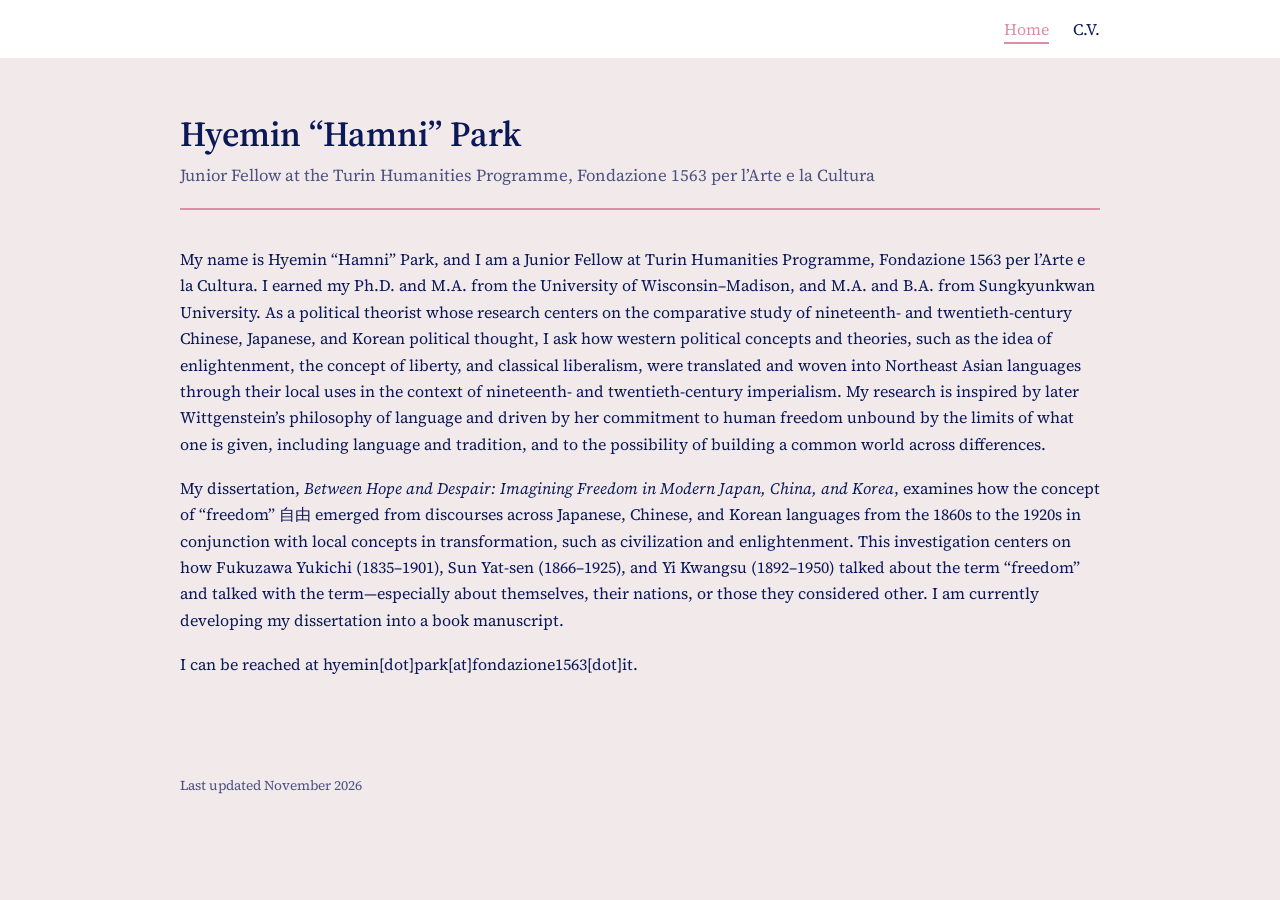
<file: index.html>
<!DOCTYPE html>
<html lang="en">
<head>
  <meta charset="utf-8">
  <meta name="viewport" content="width=device-width, initial-scale=1">
  <title>Hyemin “Hamni” Park</title>
  <meta name="description" content="Political theorist narrating 19-20C Japanese, Chinese, and Korean political thought">
  <link rel="preconnect" href="https://fonts.googleapis.com">
  <link rel="preconnect" href="https://fonts.gstatic.com" crossorigin>
  <link href="https://fonts.googleapis.com/css2?family=Source+Serif+4:ital,opsz,wght@0,8..60,400;0,8..60,600;1,8..60,400&display=swap" rel="stylesheet">
  <link rel="stylesheet" href="style.css">
</head>
<body>
  <nav class="site-nav">
    <div class="inner">
      <ul>
        <li><a href="index.html" aria-current="page">Home</a></li>
        <li><a href="cv.html">C.V.</a></li>
      </ul>
    </div>
  </nav>

  <main>
    <h1>Hyemin “Hamni” Park</h1>
    <p class="affil">
      Junior Fellow at the Turin Humanities Programme, Fondazione 1563 per l’Arte e la Cultura
    </p>

    <div class="profile">
      <div class="bio">
        <p>
My name is Hyemin “Hamni” Park, and I am a Junior Fellow at Turin Humanities Programme, Fondazione 1563 per l’Arte e la Cultura. 
I earned my Ph.D. and M.A. from the University of Wisconsin–Madison, and M.A. and B.A. from Sungkyunkwan University. As a political theorist whose research centers on the comparative study of nineteenth- and twentieth-century Chinese, Japanese, and Korean political thought, I ask how western political concepts and theories, such as the idea of enlightenment, the concept of liberty, and classical liberalism, were translated and woven into Northeast Asian languages through their local uses in the context of nineteenth- and twentieth-century imperialism. My research is inspired by later Wittgenstein’s philosophy of language and driven by her commitment to human freedom unbound by the limits of what one is given, including language and tradition, and to the possibility of building a common world across differences.
        </p>
        <p>
My dissertation, <em>Between Hope and Despair: Imagining Freedom in Modern Japan, China, and Korea</em>, examines how the concept of “freedom” 自由 emerged from discourses across Japanese, Chinese, and Korean languages from the 1860s to the 1920s in conjunction with local concepts in transformation, such as civilization and enlightenment. This investigation centers on how Fukuzawa Yukichi (1835–1901), Sun Yat-sen (1866–1925), and Yi Kwangsu (1892–1950) talked about the term “freedom” and talked with the term—especially about themselves, their nations, or those they considered other. I am currently developing my dissertation into a book manuscript.
        </p>
        <p>
          I can be reached at hyemin[dot]park[at]fondazione1563[dot]it.
        </p>
      </div>

      <!-- Photo loads from Google Drive. If it fails to load, it hides itself instead of showing a broken image. -->
      <img class="photo" src="https://lh3.googleusercontent.com/d/17HuYsrk5NtCyE2o3_3eqSpXmhO39Js_l" alt="Photo of Hyemin Park" referrerpolicy="no-referrer" onerror="this.remove()">
    </div>
  </main>

  <footer>Last updated November 2026</footer>
</body>
</html>
</file>
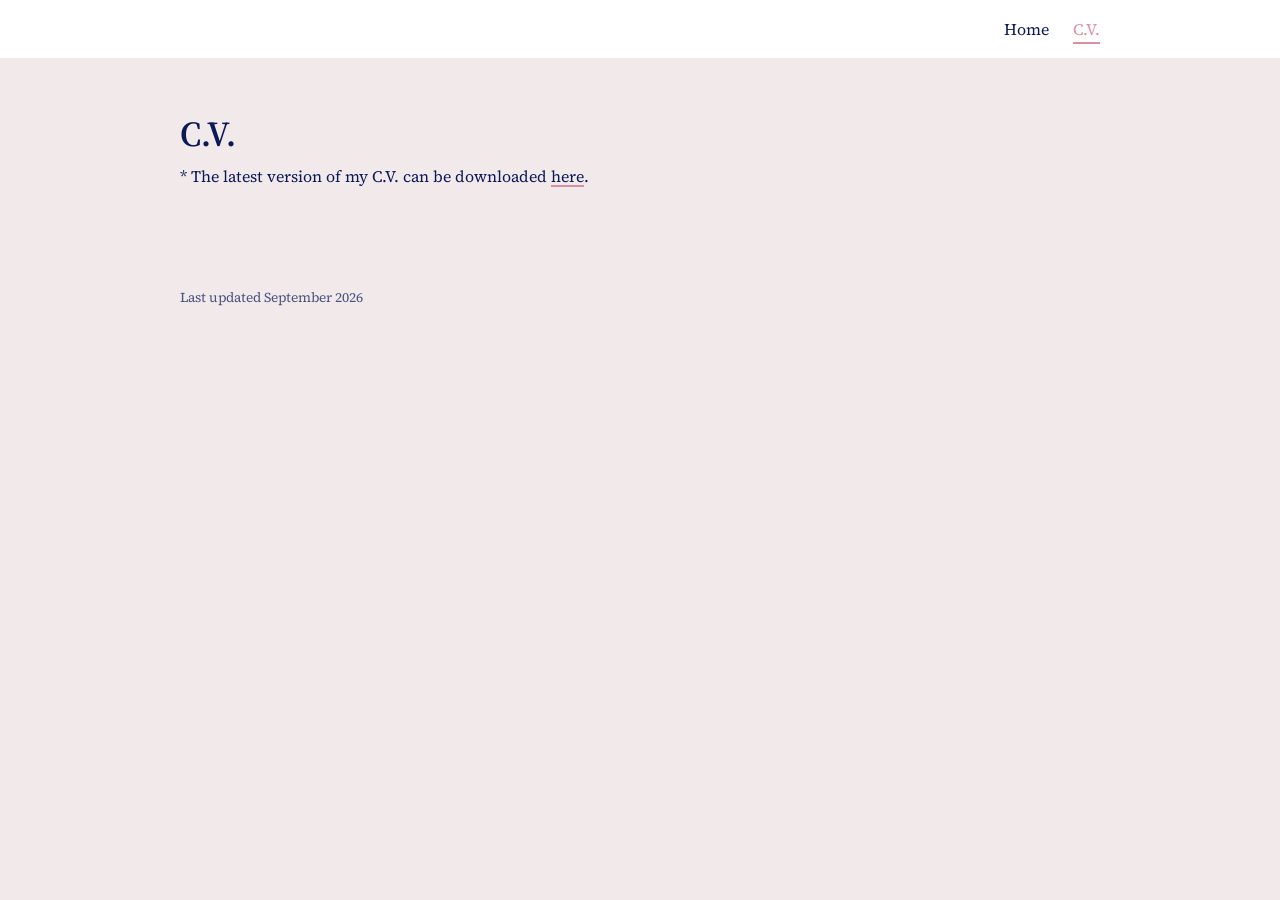
<file: cv.html>
<!DOCTYPE html>
<html lang="en">
<head>
  <meta charset="utf-8">
  <meta name="viewport" content="width=device-width, initial-scale=1">
  <title>C.V. | Hyemin “Hamni” Park</title>
  <meta name="description" content="Curriculum vitae of Hyemin “Hamni” Park">
  <link rel="preconnect" href="https://fonts.googleapis.com">
  <link rel="preconnect" href="https://fonts.gstatic.com" crossorigin>
  <link href="https://fonts.googleapis.com/css2?family=Source+Serif+4:ital,opsz,wght@0,8..60,400;0,8..60,600;1,8..60,400&display=swap" rel="stylesheet">
  <link rel="stylesheet" href="style.css">
</head>
<body>
  <nav class="site-nav">
    <div class="inner">
      <ul>
        <li><a href="index.html">Home</a></li>
        <li><a href="cv.html" aria-current="page">C.V.</a></li>
      </ul>
    </div>
  </nav>

  <main>
    <h1>C.V.</h1>

    <p>
      * The latest version of my C.V. can be downloaded <a href="https://drive.google.com/file/d/1Qe5HbEmIUlIY65CxOT6QqjClEIhuxfYr/view?usp=sharing">here</a>.
    </p>
  </main>

  <footer>Last updated September 2026</footer>
</body>
</html>
</file>
<file: style.css>
/* Color palette
   #F2E9EB  blush    (page background)
   #FFFFFF  white    (header bar)
   #0B1957  navy     (text, unselected header links)
   #DD8EA4  rose     (accent: current page in header, link underlines, dividers) */
:root {
  --blush: #F2E9EB;
  --white: #FFFFFF;
  --navy: #0B1957;
  --rose: #DD8EA4;

  --bg: var(--blush);
  --text: var(--navy);
  --muted: rgba(11, 25, 87, 0.72);
  --nav-bg: var(--white);
  --nav-text: var(--navy);
  --accent: var(--rose);
  --link: var(--navy);
  --link-hover-bg: rgba(221, 142, 164, 0.22);
}
/* Dark mode (for visitors whose devices are set to dark): same palette, flipped */
@media (prefers-color-scheme: dark) {
  :root {
    --bg: var(--navy);
    --text: var(--blush);
    --muted: rgba(242, 233, 235, 0.75);
    --nav-bg: #13246e;
    --nav-text: var(--blush);
    --link: var(--blush);
    --link-hover-bg: rgba(221, 142, 164, 0.25);
  }
}
* { box-sizing: border-box; }
body {
  margin: 0;
  background: var(--bg);
  color: var(--text);
  font-family: "Source Serif 4", Georgia, "Times New Roman", serif;
  font-size: 12pt;
  line-height: 1.65;
}
a {
  color: var(--link);
  text-decoration-color: var(--accent);
  text-decoration-thickness: 2px;
  text-underline-offset: 3px;
}
a:hover { background: var(--link-hover-bg); }
p { margin: 0 0 1.1rem; }

/* Top navigation bar */
.site-nav {
  background: var(--nav-bg);
}
.site-nav .inner {
  max-width: 60rem;
  margin: 0 auto;
  padding: 1rem 1.25rem;
  display: flex;
  justify-content: flex-end;
  align-items: baseline;
  flex-wrap: wrap;
  gap: 0.5rem 1.5rem;
}
.site-name {
  font-weight: 600;
  color: var(--nav-text);
  text-decoration: none;
}
.site-nav a:hover { background: none; }
.site-nav ul {
  list-style: none;
  margin: 0;
  padding: 0;
  display: flex;
  gap: 1.5rem;
}
.site-nav ul a {
  color: var(--nav-text);
  text-decoration: none;
  padding-bottom: 2px;
  border-bottom: 2px solid transparent;
}
.site-nav ul a:hover { border-bottom-color: var(--nav-text); }
.site-nav ul a[aria-current="page"] {
  color: var(--accent);
  border-bottom-color: var(--accent);
}

/* Page body */
main {
  max-width: 60rem;
  margin: 0 auto;
  padding: 3.5rem 1.25rem 3rem;
}
h1 {
  font-size: 2.2rem;
  font-weight: 600;
  line-height: 1.15;
  margin: 0 0 0.5rem;
}
.affil {
  margin: 0 0 2.25rem;
  padding-bottom: 1.25rem;
  border-bottom: 2px solid var(--accent);
  color: var(--muted);
  font-size: 1.05rem;
  line-height: 1.5;
}

/* Home: bio on the left, photo on the right, in a 2:1 width ratio */
.profile {
  display: flex;
  gap: 3rem;
  align-items: flex-start;
}
.bio { flex: 2 1 0; min-width: 0; }
.photo {
  flex: 1 1 0;
  min-width: 0;
  width: 100%;
  aspect-ratio: 3 / 4;
  object-fit: cover;
  background: rgba(221, 142, 164, 0.25);
}

footer {
  max-width: 60rem;
  margin: 2rem auto 0;
  padding: 0 1.25rem 3rem;
  color: var(--muted);
  font-size: 0.85rem;
}

/* Phones: photo stacks above the bio */
@media (max-width: 700px) {
  main { padding-top: 2.5rem; }
  h1 { font-size: 1.9rem; }
  .profile { flex-direction: column-reverse; gap: 1.75rem; }
  .photo { flex: none; width: 12rem; }
}
</file>
